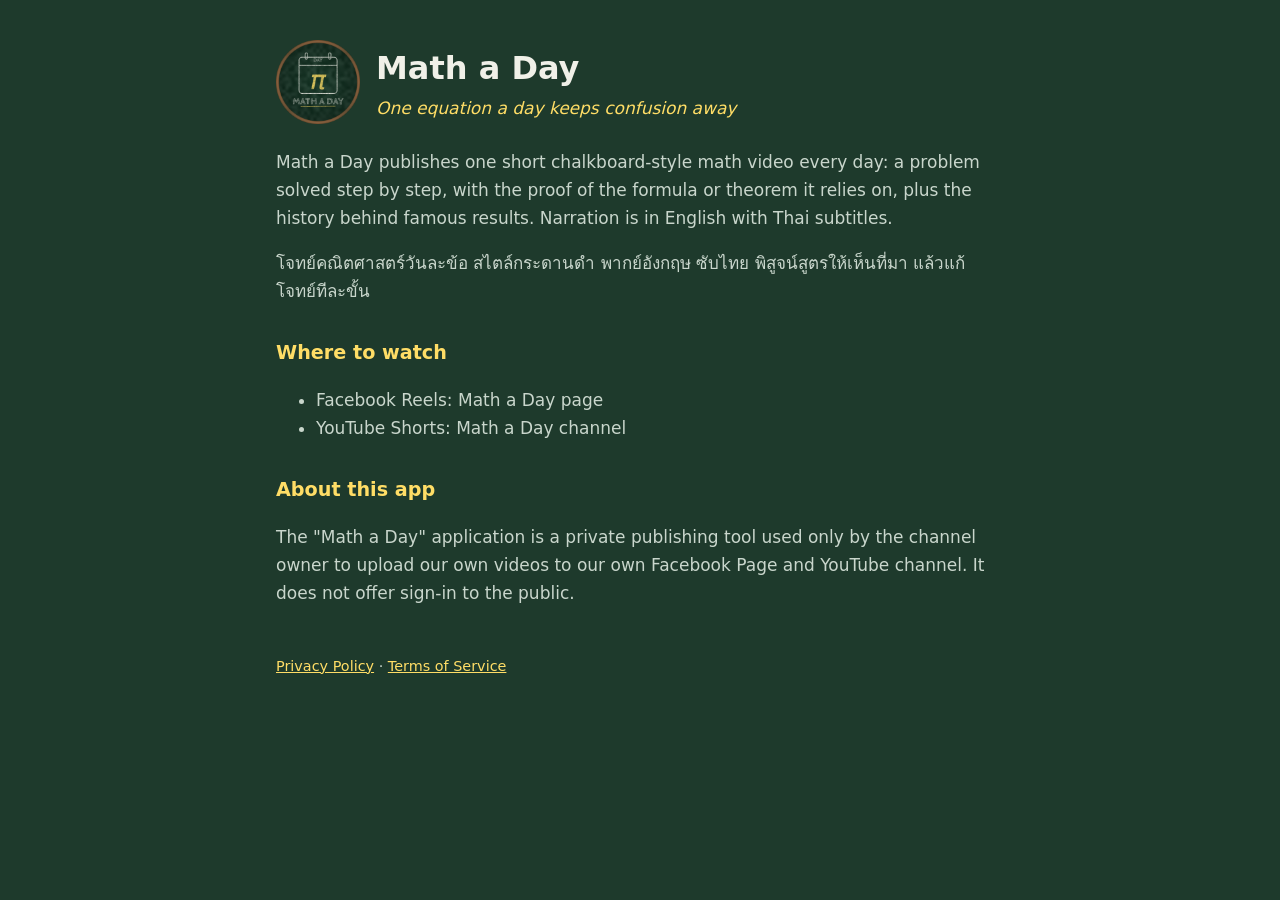
<file: index.html>
<!doctype html>
<html lang="en">
<head>
<meta charset="utf-8"><meta name="viewport" content="width=device-width,initial-scale=1">
<title>Math a Day</title>
<link rel="stylesheet" href="style.css">
</head>
<body><main>
<header><img src="logo.png" alt="Math a Day logo"><div><h1>Math a Day</h1>
<div class="tag">One equation a day keeps confusion away</div></div></header>
<p>Math a Day publishes one short chalkboard-style math video every day: a problem solved step by step,
with the proof of the formula or theorem it relies on, plus the history behind famous results.
Narration is in English with Thai subtitles.</p>
<p>โจทย์คณิตศาสตร์วันละข้อ สไตล์กระดานดำ พากย์อังกฤษ ซับไทย พิสูจน์สูตรให้เห็นที่มา แล้วแก้โจทย์ทีละขั้น</p>
<h2>Where to watch</h2>
<ul><li>Facebook Reels: Math a Day page</li><li>YouTube Shorts: Math a Day channel</li></ul>
<h2>About this app</h2>
<p>The "Math a Day" application is a private publishing tool used only by the channel owner to upload
our own videos to our own Facebook Page and YouTube channel. It does not offer sign-in to the public.</p>
<footer><a href="privacy.html">Privacy Policy</a> · <a href="terms.html">Terms of Service</a></footer>
</main></body>
</html>
</file>
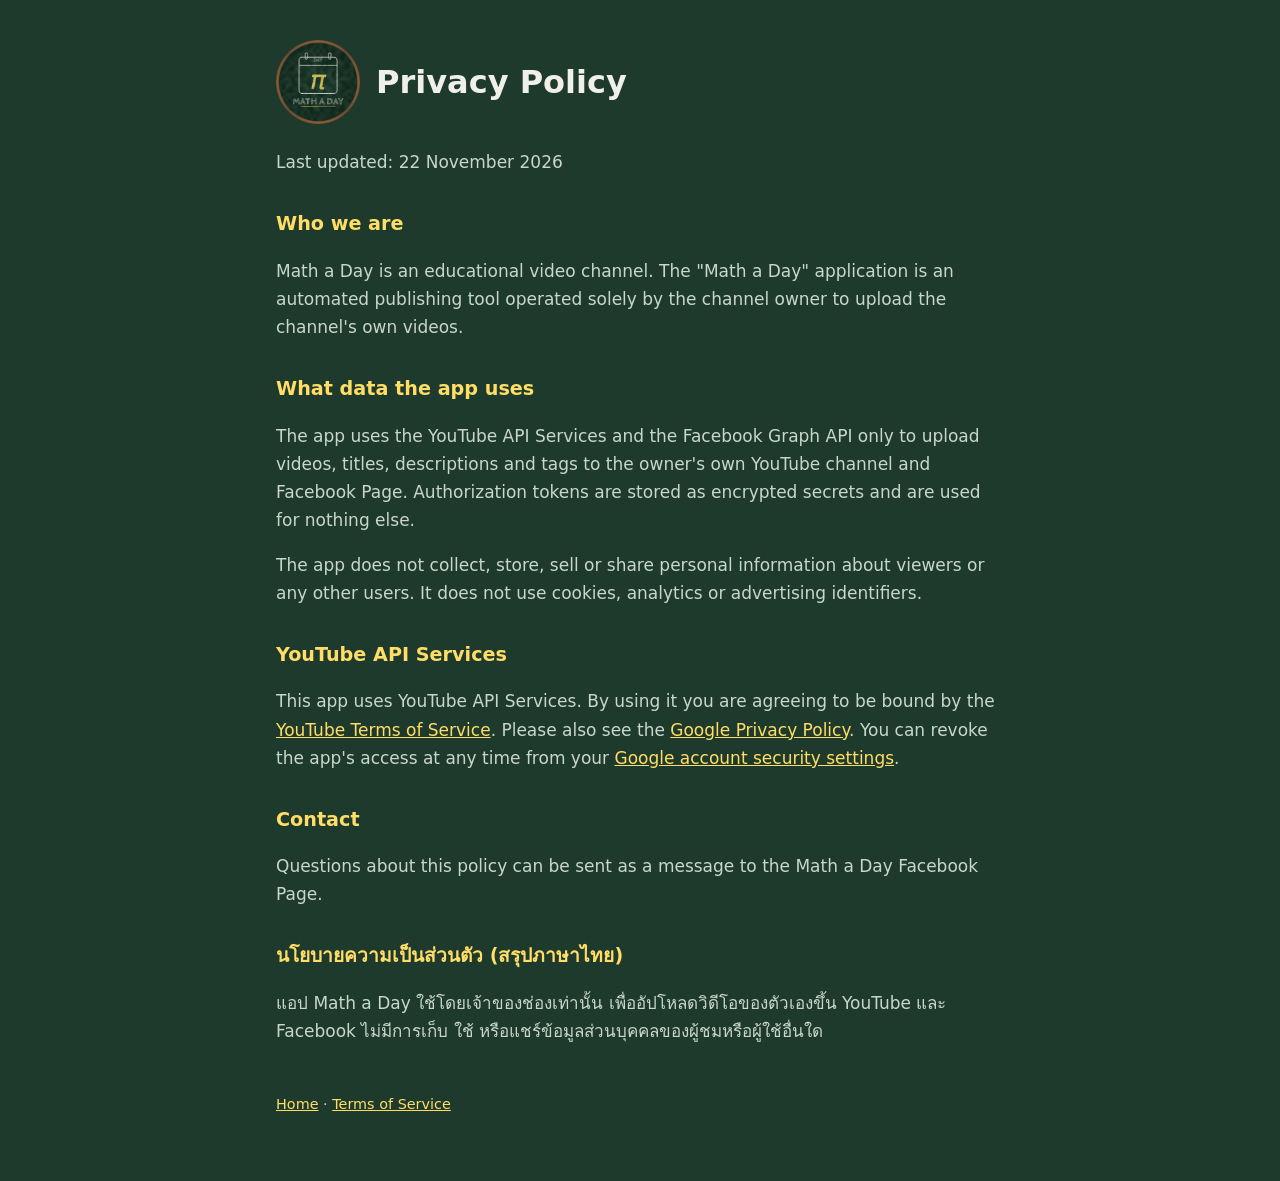
<file: privacy.html>
<!doctype html>
<html lang="en">
<head>
<meta charset="utf-8"><meta name="viewport" content="width=device-width,initial-scale=1">
<title>Privacy Policy</title>
<link rel="stylesheet" href="style.css">
</head>
<body><main>
<header><img src="logo.png" alt="Math a Day logo"><h1>Privacy Policy</h1></header>
<p>Last updated: 22 November 2026</p>

<h2>Who we are</h2>
<p>Math a Day is an educational video channel. The "Math a Day" application is an automated publishing
tool operated solely by the channel owner to upload the channel's own videos.</p>

<h2>What data the app uses</h2>
<p>The app uses the YouTube API Services and the Facebook Graph API only to upload videos, titles,
descriptions and tags to the owner's own YouTube channel and Facebook Page. Authorization tokens are
stored as encrypted secrets and are used for nothing else.</p>
<p>The app does not collect, store, sell or share personal information about viewers or any other users.
It does not use cookies, analytics or advertising identifiers.</p>

<h2>YouTube API Services</h2>
<p>This app uses YouTube API Services. By using it you are agreeing to be bound by the
<a href="https://www.youtube.com/t/terms">YouTube Terms of Service</a>. Please also see the
<a href="https://policies.google.com/privacy">Google Privacy Policy</a>.
You can revoke the app's access at any time from your
<a href="https://myaccount.google.com/permissions">Google account security settings</a>.</p>

<h2>Contact</h2>
<p>Questions about this policy can be sent as a message to the Math a Day Facebook Page.</p>

<h2>นโยบายความเป็นส่วนตัว (สรุปภาษาไทย)</h2>
<p>แอป Math a Day ใช้โดยเจ้าของช่องเท่านั้น เพื่ออัปโหลดวิดีโอของตัวเองขึ้น YouTube และ Facebook
ไม่มีการเก็บ ใช้ หรือแชร์ข้อมูลส่วนบุคคลของผู้ชมหรือผู้ใช้อื่นใด</p>
<footer><a href="index.html">Home</a> · <a href="terms.html">Terms of Service</a></footer>
</main></body>
</html>
</file>
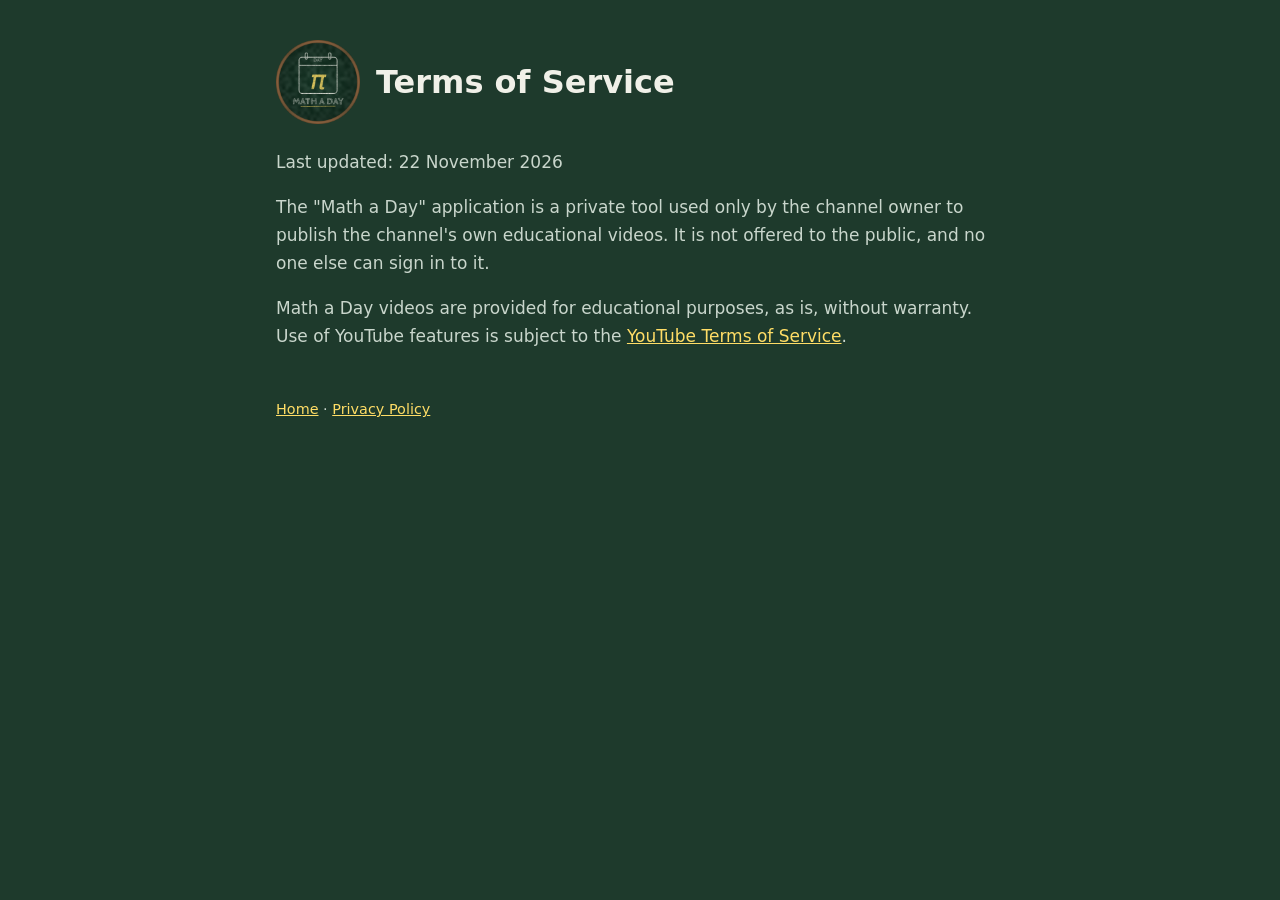
<file: terms.html>
<!doctype html>
<html lang="en">
<head>
<meta charset="utf-8"><meta name="viewport" content="width=device-width,initial-scale=1">
<title>Terms of Service</title>
<link rel="stylesheet" href="style.css">
</head>
<body><main>
<header><img src="logo.png" alt="Math a Day logo"><h1>Terms of Service</h1></header>
<p>Last updated: 22 November 2026</p>
<p>The "Math a Day" application is a private tool used only by the channel owner to publish the channel's
own educational videos. It is not offered to the public, and no one else can sign in to it.</p>
<p>Math a Day videos are provided for educational purposes, as is, without warranty. Use of YouTube
features is subject to the <a href="https://www.youtube.com/t/terms">YouTube Terms of Service</a>.</p>
<footer><a href="index.html">Home</a> · <a href="privacy.html">Privacy Policy</a></footer>
</main></body>
</html>
</file>
<file: style.css>
:root{--bg:#1e3a2c;--fg:#f0f0e8;--muted:#c9d6cc;--accent:#ffdd66}
*{box-sizing:border-box}
body{margin:0;background:var(--bg);color:var(--fg);font:17px/1.65 system-ui,-apple-system,"Segoe UI",sans-serif}
main{max-width:760px;margin:0 auto;padding:40px 16px 64px}
header{display:flex;align-items:center;gap:16px;margin-bottom:24px}
header img{width:84px;height:84px}
h1{margin:0;font-size:2rem}
h2{color:var(--accent);margin-top:2rem;font-size:1.2rem}
p,li{color:var(--muted)}
a{color:var(--accent)}
.tag{color:var(--accent);font-style:italic}
footer{margin-top:48px;font-size:.9rem;color:var(--muted)}
</file>
